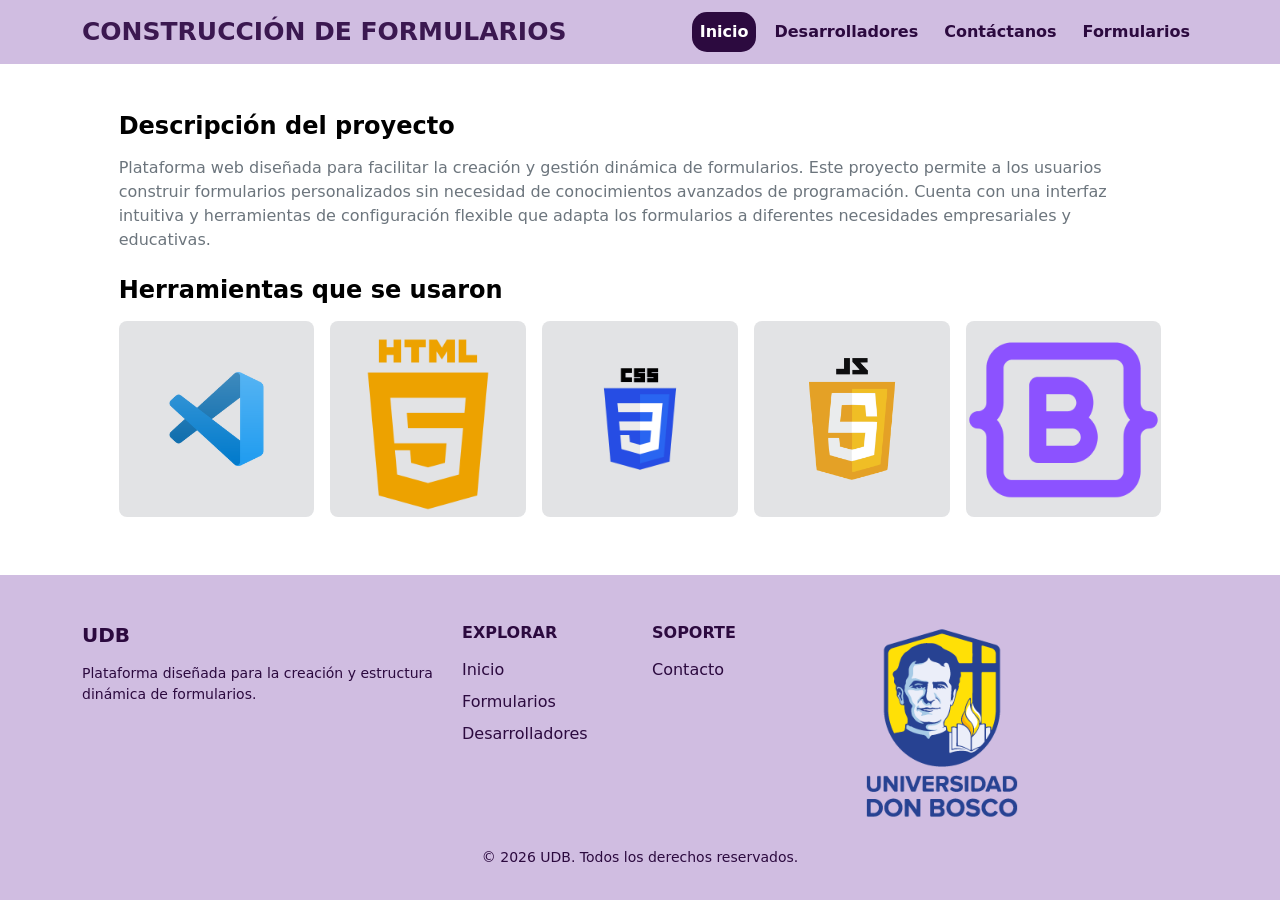
<file: index.html>
<!doctype html>
<html lang="es">
  <head>
    <meta charset="UTF-8" />
    <meta name="viewport" content="width=device-width, initial-scale=1.0" />
    <title>Construcción de formularios</title>
    <link
      href="https://cdn.jsdelivr.net/npm/bootstrap@5.3.3/dist/css/bootstrap.min.css"
      rel="stylesheet"
    />
    <link rel="stylesheet" href="css/estilo.css" />
  </head>
  <body class="d-flex flex-column min-vh-100">
        <!-- Menu de navegacion-->
    <nav id="mi-navbar" class="navbar navbar-expand-lg">
      <div class="container">
        <a class="navbar-brand" href="#">CONSTRUCCIÓN DE FORMULARIOS</a>
        <button
          class="navbar-toggler"
          type="button"
          data-bs-toggle="collapse"
          data-bs-target="#menuNavegacion"
          aria-controls="menuNavegacion"
          aria-expanded="false"
          aria-label="Toggle navigation"
        >
          <span class="navbar-toggler-icon"></span>
        </button>
        <div class="collapse navbar-collapse" id="menuNavegacion">
          <ul class="navbar-nav ms-auto mb-2 mb-lg-0">
            <li class="nav-item">
              <a class="nav-link active" href="index.html">Inicio</a>
            </li>
            <li class="nav-item">
              <a class="nav-link" href="Desarrolladores.html"
                >Desarrolladores</a
              >
            </li>
            <li class="nav-item">
              <a class="nav-link" href="Contactanos.html">Contáctanos</a>
            </li>
           

            <li class="nav-item">
              <a class="nav-link" href="Formularios.html">Formularios</a>
            </li>
          </ul>
        </div>
      </div>
    </nav>
    <!-- Seccion prinsipal del contenido de la pagina-->
    <section class="principal flex-grow-1">
      <div class="container-fluid my-5">
        <div class="row">

          <div class="col-10 offset-1">
            <!-- Descripcion del proyecto -->
            <div class="mb-4">
              <h2 class="fw-bold text-body-emphasis h4 mb-3">
                Descripción del proyecto
              </h2>
              <p class="text-secondary lh-base">
                Plataforma web diseñada para facilitar la creación y gestión dinámica de formularios. Este proyecto permite a los usuarios construir formularios personalizados sin necesidad de conocimientos avanzados de programación. Cuenta con una interfaz intuitiva y herramientas de configuración flexible que adapta los formularios a diferentes necesidades empresariales y educativas.
              </p>
            </div>

            <!-- Heramientas -->
            <div>
              <h2 class="fw-bold text-body-emphasis h4 mb-3">
                Herramientas que se usaron
              </h2>

              <div class="row row-cols-2 row-cols-sm-3 row-cols-md-5 g-3">
                <div class="col">
                  <div
                    class="bg-secondary-subtle rounded-3 p-3 d-flex align-items-center justify-content-center ratio ratio-1x1"
                  >
                    <img
                      src="img/vs-code.png"
                      class="img-fluid object-fit-contain"
                      alt="VS Code"
                    />
                  </div>
                </div>
                <div class="col">
                  <div
                    class="bg-secondary-subtle rounded-3 p-3 d-flex align-items-center justify-content-center ratio ratio-1x1"
                  >
                    <img
                      src="img/html.png"
                      class="img-fluid object-fit-contain"
                      alt="HTML5"
                    />
                  </div>
                </div>
                <div class="col">
                  <div
                    class="bg-secondary-subtle rounded-3 p-3 d-flex align-items-center justify-content-center ratio ratio-1x1"
                  >
                    <img
                      src="img/css.png"
                      class="img-fluid object-fit-contain"
                      alt="CSS3"
                    />
                  </div>
                </div>
                <div class="col">
                  <div
                    class="bg-secondary-subtle rounded-3 p-3 d-flex align-items-center justify-content-center ratio ratio-1x1"
                  >
                    <img
                      src="img/js.png"
                      class="img-fluid object-fit-contain"
                      alt="JavaScript"
                    />
                  </div>
                </div>
                <div class="col">
                  <div
                    class="bg-secondary-subtle rounded-3 p-3 d-flex align-items-center justify-content-center ratio ratio-1x1"
                  >
                    <img
                      src="img/bootstrap.png"
                      class="img-fluid object-fit-contain"
                      alt="Bootstrap"
                    />
                  </div>
                </div>
              </div>
            </div>
          </div>
        </div>
      </div>
    </section>
        <!-- Pie de pagina -->
    <footer class="mi-footer mt-auto">
      <div class="container">
        <div class="row g-4">
          <div class="col-12 col-md-4">
            <h5 class="fw-bold mb-3">UDB</h5>
            <p class="small">
              Plataforma diseñada para la creación y estructura dinámica de
              formularios.
            </p>
            <div class="d-flex gap-3">
              <a href="#"><i class="bi bi-instagram fs-5"></i></a>
              <a href="#"><i class="bi bi-twitter-x fs-5"></i></a>
              <a href="#"><i class="bi bi-github fs-5"></i></a>
            </div>
          </div>

          <div class="col-6 col-md-2">
            <h6 class="text-uppercase fw-semibold mb-3">Explorar</h6>
            <ul class="list-unstyled mb-0">
              <li class="mb-2"><a href="index.html">Inicio</a></li>
              <li class="mb-2"><a href="Formularios.html">Formularios</a></li>
              <li class="mb-2"><a href="Desarrolladores.html">Desarrolladores</a></li>
            </ul>
          </div>
          
            <div class="col-6 col-md-2">
            <h6 class="text-uppercase fw-semibold mb-3">Soporte</h6>
            <ul class="list-unstyled mb-0">
              <li class="mb-2"><a href="Contactanos.html">Contacto</a></li>
            </ul>
          </div>

          <div class="col-12 col-md-4">
            <img src="img/Logo_UDB.png" alt="Logo UDB" id="imagenFooter" />
          </div>
        </div>

        <div class="row align-items-center mt-4">
          <div class="col-12 text-center mb-2">
            <p class="small mb-0">
              &copy; 2026 UDB. Todos los derechos reservados.
            </p>
          </div>
        </div>
      </div>
    </footer>
    <script src="https://cdn.jsdelivr.net/npm/bootstrap@5.3.3/dist/js/bootstrap.bundle.min.js"></script>
  </body>
</html>
</file>
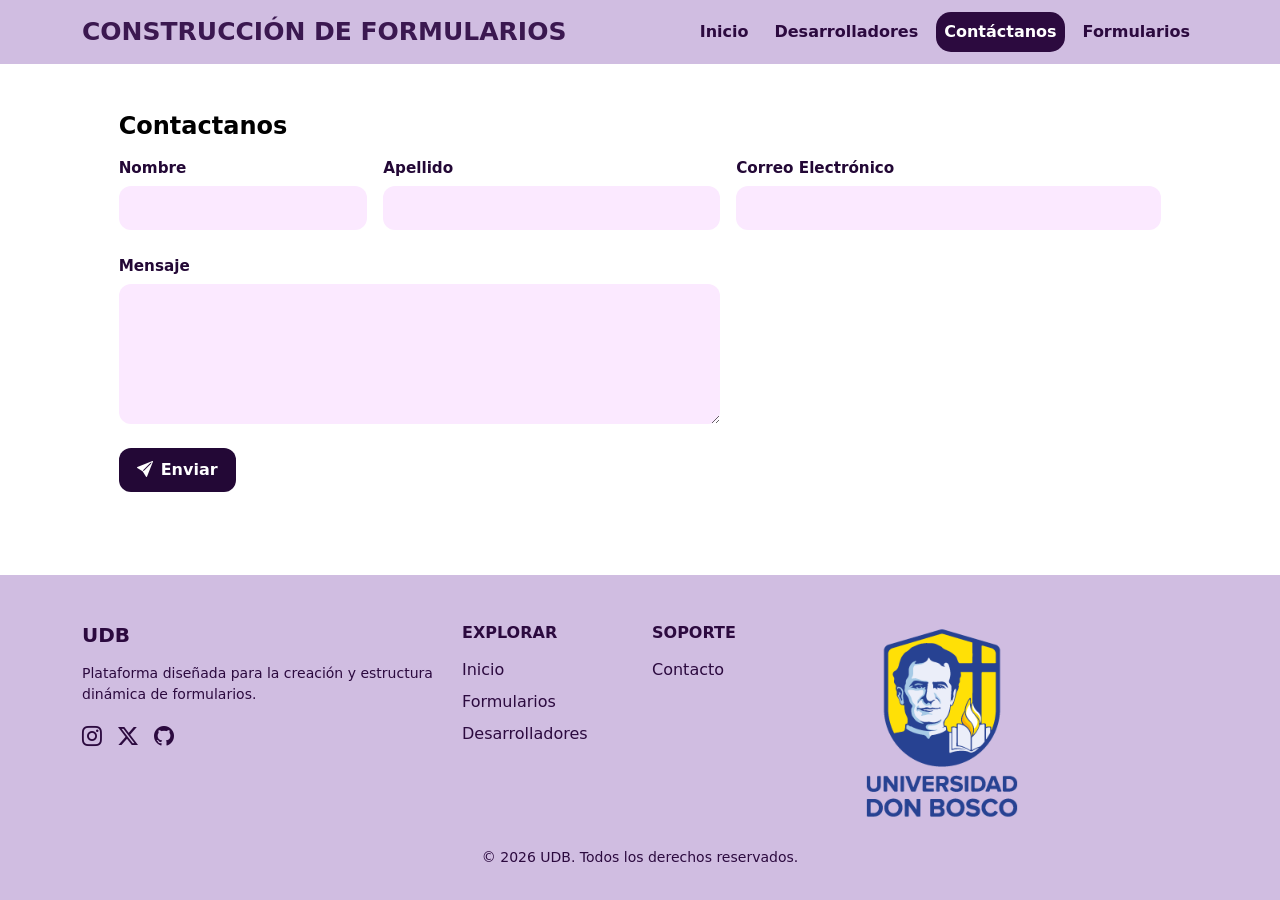
<file: Contactanos.html>
<!doctype html>
<html lang="es">
  <head>
    <meta charset="UTF-8" />
    <meta name="viewport" content="width=device-width, initial-scale=1.0" />
    <title>Construcción de formularios</title>
    <!-- Links de css y iconos de bootstrap -->
    <link
      href="https://cdn.jsdelivr.net/npm/bootstrap@5.3.3/dist/css/bootstrap.min.css"
      rel="stylesheet"
    />
    <link
      rel="stylesheet"
      href="https://cdn.jsdelivr.net/npm/bootstrap-icons@1.11.3/font/bootstrap-icons.min.css"
    />
    <link rel="stylesheet" href="css/estilo.css" />
    <link
      rel="stylesheet"
      href="https://fonts.googleapis.com/css2?family=Material+Symbols+Outlined:opsz,wght,FILL,GRAD@24,400,0,0&icon_names=add_circle"
    />
  </head>
  <body class="d-flex flex-column min-vh-100">
    <!-- menu de navegacion -->

    <nav id="mi-navbar" class="navbar navbar-expand-lg">
      <div class="container">
        <a class="navbar-brand" href="#">CONSTRUCCIÓN DE FORMULARIOS</a>

        <button
          class="navbar-toggler"
          type="button"
          data-bs-toggle="collapse"
          data-bs-target="#menuNavegacion"
          aria-controls="menuNavegacion"
          aria-expanded="false"
          aria-label="Toggle navigation"
        >
          <span class="navbar-toggler-icon"></span>
        </button>

        <div class="collapse navbar-collapse" id="menuNavegacion">
          <ul class="navbar-nav ms-auto mb-2 mb-lg-0">
            <li class="nav-item">
              <a class="nav-link" href="index.html">Inicio</a>
            </li>
            <li class="nav-item">
              <a class="nav-link" href="Desarrolladores.html"
                >Desarrolladores</a
              >
            </li>
            <li class="nav-item">
              <a class="nav-link active" href="Contactanos.html">Contáctanos</a>
            </li>
            

            <li class="nav-item">
              <a class="nav-link" href="Formularios.html">Formularios</a>
            </li>
          </ul>
        </div>
      </div>
    </nav>
    <!-- Seccion principal de la pagina -->

    <section class="principal flex-grow-1">
      <div class="container-fluid my-5">
        <div class="row">
          <div class="col-10 offset-1">
            <h2 class="fw-bold text-body-emphasis h4 mb-3">Contactanos</h2>

            <form class="formulario-contacto">
              <div class="row g-3 mb-4">
                <div class="col-md-3">
                  <label for="nombre" class="form-label">Nombre</label>
                  <input
                    type="text"
                    class="form-control campo-personalizado"
                    id="nombre"
                  />
                </div>
                <div class="col-md-4">
                  <label for="apellido" class="form-label">Apellido</label>
                  <input
                    type="text"
                    class="form-control campo-personalizado"
                    id="apellido"
                  />
                </div>
                <div class="col-md-5">
                  <label for="email" class="form-label"
                    >Correo Electrónico</label
                  >
                  <input
                    type="email"
                    class="form-control campo-personalizado"
                    id="email"
                  />
                </div>
              </div>
              <div class="row g-3 mb-4">
                <div class="col-md-7">
                  <label for="mensaje" class="form-label">Mensaje</label>
                  <textarea
                    class="form-control campo-personalizado"
                    id="mensaje"
                    rows="5"
                  ></textarea>
                </div>
              </div>

              <button type="submit" class="btn-enviar gap-2">
                <i class="bi bi-send-fill"></i> Enviar
              </button>
            </form>
          </div>
        </div>
      </div>
    </section>
    <!-- Pie de pagina -->
<footer class="mi-footer mt-auto">
      <div class="container">
        <div class="row g-4">
          <div class="col-12 col-md-4">
            <h5 class="fw-bold mb-3">UDB</h5>
            <p class="small">
              Plataforma diseñada para la creación y estructura dinámica de
              formularios.
            </p>
            <div class="d-flex gap-3">
              <a href="#"><i class="bi bi-instagram fs-5"></i></a>
              <a href="#"><i class="bi bi-twitter-x fs-5"></i></a>
              <a href="#"><i class="bi bi-github fs-5"></i></a>
            </div>
          </div>

          <div class="col-6 col-md-2">
            <h6 class="text-uppercase fw-semibold mb-3">Explorar</h6>
            <ul class="list-unstyled mb-0">
              <li class="mb-2"><a href="index.html">Inicio</a></li>
              <li class="mb-2"><a href="Formularios.html">Formularios</a></li>
              <li class="mb-2"><a href="Desarrolladores.html">Desarrolladores</a></li>
            </ul>
          </div>
          
            <div class="col-6 col-md-2">
            <h6 class="text-uppercase fw-semibold mb-3">Soporte</h6>
            <ul class="list-unstyled mb-0">
              <li class="mb-2"><a href="Contactanos.html">Contacto</a></li>
            </ul>
          </div>

          <div class="col-12 col-md-4">
            <img src="img/Logo_UDB.png" alt="Logo UDB" id="imagenFooter" />
          </div>
        </div>

        <div class="row align-items-center mt-4">
          <div class="col-12 text-center mb-2">
            <p class="small mb-0">
              &copy; 2026 UDB. Todos los derechos reservados.
            </p>
          </div>
        </div>
      </div>
    </footer>

    <script src="https://cdn.jsdelivr.net/npm/bootstrap@5.3.3/dist/js/bootstrap.bundle.min.js"></script>
  </body>
</html>
</file>
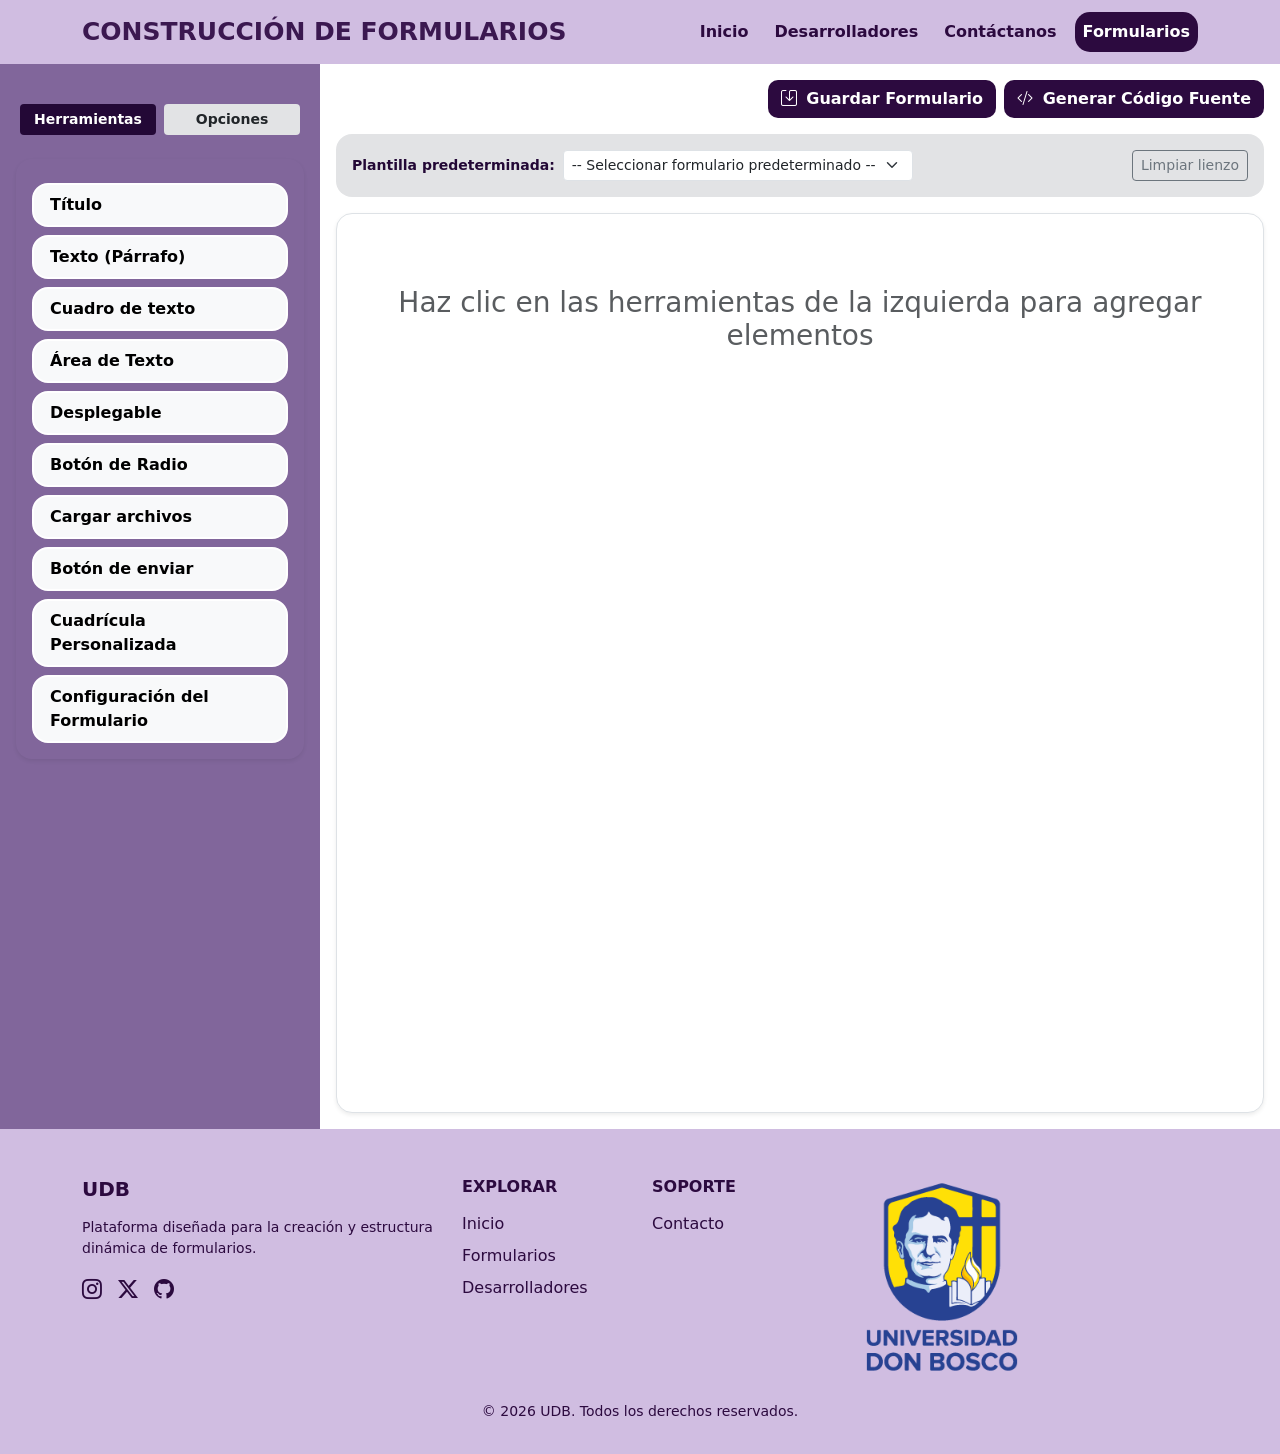
<file: CrearForms.html>
<!doctype html>
<html lang="es">
  <head>
    <meta charset="UTF-8" />
    <meta name="viewport" content="width=device-width, initial-scale=1.0" />
    <!-- Titulo de la pagina-->
    <title>Construcción de formularios</title>
    <link
      href="https://cdn.jsdelivr.net/npm/bootstrap@5.3.3/dist/css/bootstrap.min.css"
      rel="stylesheet"
    />
    <link
      rel="stylesheet"
      href="https://cdn.jsdelivr.net/npm/bootstrap-icons@1.11.3/font/bootstrap-icons.min.css"
    />
    <link rel="stylesheet" href="css/estilo.css" />
  </head>

  <body class="d-flex flex-column min-vh-100">
    <!-- Menu de navegacion -->
    <nav id="mi-navbar" class="navbar navbar-expand-lg">
      <div class="container">
        <a class="navbar-brand" href="#">CONSTRUCCIÓN DE FORMULARIOS</a>

        <button
          class="navbar-toggler"
          type="button"
          data-bs-toggle="collapse"
          data-bs-target="#menuNavegacion"
          aria-controls="menuNavegacion"
          aria-expanded="false"
          aria-label="Toggle navigation"
        >
          <span class="navbar-toggler-icon"></span>
        </button>

        <!-- Menu desplegable -->
        <div class="collapse navbar-collapse" id="menuNavegacion">
          <ul class="navbar-nav ms-auto mb-2 mb-lg-0">
            <li class="nav-item">
              <a class="nav-link" href="index.html">Inicio</a>
            </li>
            <li class="nav-item">
              <a class="nav-link" href="Desarrolladores.html">Desarrolladores</a>
            </li>
            <li class="nav-item">
              <a class="nav-link" href="Contactanos.html">Contáctanos</a>
            </li>
            
            <li class="nav-item">
              <a class="nav-link active" href="Formularios.html">Formularios</a>
            </li>
          </ul>
        </div>
      </div>
    </nav>

    <!-- Seccion del contenido prinsipal de la pagina -->
    <section class="principal flex-grow-1">
      <div class="container-fluid p-0 contenedor-builder">
        <div class="row g-0 min-vh-100">
          <!-- Panel lateral izquierdo de heramientas -->
          <div class="col-12 col-md-3 p-3" id="menuOpciones">
            <!-- Pestanas -->
            <div class="d-flex p-1 py-4 gap-2">
              <button
                type="button"
                id="tabHerramientas"
                class="btn btn-sm btn-pestana-activa fw-bold w-50"
              >
                Herramientas
              </button>

              <button
                type="button"
                id="tabOpciones"
                class="btn btn-sm text-dark bg-secondary-subtle fw-semibold w-50"
              >
                Opciones
              </button>
            </div>

            <!-- Heramientas disponibles -->
            <div
              id="panelHerramientas"
              class="panel-herramientas  rounded-4 p-3 shadow-sm"
            >
              <!-- Lista de botones de heramientas -->
              <div
                class="d-flex flex-column gap-2 mt-2"
                id="contenedorHerramientas"
              >
                <button
                  type="button"
                  class="btn btn-herramienta text-start py-2 px-3"
                  data-type="titulo"
                >
                  Título
                </button>

                <button
                  type="button"
                  class="btn btn-herramienta text-start py-2 px-3"
                  data-type="texto"
                >
                  Texto (Párrafo)
                </button>

                <button
                  type="button"
                  class="btn btn-herramienta text-start py-2 px-3"
                  data-type="input"
                >
                  Cuadro de texto
                </button>

                <button
                  type="button"
                  class="btn btn-herramienta text-start py-2 px-3"
                  data-type="textarea"
                >
                  Área de Texto
                </button>

                <button
                  type="button"
                  class="btn btn-herramienta text-start py-2 px-3"
                  data-type="select"
                >
                  Desplegable
                </button>

                <button
                  type="button"
                  class="btn btn-herramienta text-start py-2 px-3"
                  data-type="radio"
                >
                  Botón de Radio
                </button>

                <button
                  type="button"
                  class="btn btn-herramienta text-start py-2 px-3"
                  data-type="file"
                >
                  Cargar archivos
                </button>

                <button
                  type="button"
                  class="btn btn-herramienta text-start py-2 px-3"
                  data-type="submit"
                >
                  Botón de enviar
                </button>

                <button
                  type="button"
                  class="btn btn-herramienta text-start py-2 px-3"
                  data-type="grid_dinamico"
                >
                  Cuadrícula Personalizada
                </button>

                <!-- BOTÓN DE CONFIGURACIÓN DEL FORMULARIO -->
                <button
                  type="button"
                  class="btn btn-herramienta text-start py-2 px-3 "
                  data-type="configuracion_tema"
                >
                  Configuración del Formulario
                </button>
              </div>
            </div>

            <!-- Panel de opciones -->
            <div
              id="panelOpciones"
              class="panel-herramientas bg-secondary-subtle rounded-4 p-3 shadow-sm"
              hidden
            >
              <h6 class="fw-bold mb-3">Opciones del elemento</h6>

              <p id="mensajeOpciones" class="text-secondary small mb-0">
                Selecciona un elemento del formulario para configurar sus propiedades.
              </p>

              <div id="contenidoOpciones"></div>
            </div>
          </div>

          <!-- Area de trabajo -->
          <div class="col-12 col-md-9 p-3" id="areaTrabajo">
            <!-- BOTONES DE ACCIÓN (GUARDAR LOCALMENTE Y GENERAR CÓDIGO) -->
            <div class="d-flex justify-content-end gap-2 mb-3">
              <button type="button" id="btnGuardarLocal" class="btn btn-plantilla  fw-semibold">
                <i class="bi bi-save me-1"></i> Guardar Formulario
              </button>
              <button type="button" id="btnGenerarCodigo" class="btn btn-plantilla fw-semibold">
                <i class="bi bi-code-slash me-1"></i> Generar Código Fuente
              </button>
            </div>

            <div id="barraPlantillas" class="mb-3"></div>

            <div
              id="lienzoFormulario"
              class="p-4 bg-white border rounded-4 shadow-sm min-vh-100"
            >
              <h3 class="text-muted text-center my-5" id="mensajeVacio">
                Haz clic en las herramientas de la izquierda para agregar
                elementos
              </h3>

              <form id="formGenerado" class="d-flex flex-column gap-3"></form>
            </div>
          </div>
        </div>
      </div>
    </section>

    <!-- MODAL PARA MOSTRAR Y COPIAR EL CÓDIGO FUENTE GENERADO -->
    <div class="modal fade" id="modalCodigo" tabindex="-1" aria-labelledby="modalCodigoLabel" aria-hidden="true">
      <div class="modal-dialog modal-lg">
        <div class="modal-content">
          <div class="modal-header">
            <h5 class="modal-title fw-bold" id="modalCodigoLabel">Código Fuente de tu Formulario</h5>
            <button type="button" class="btn-close" data-bs-dismiss="modal" aria-label="Close"></button>
          </div>
          <div class="modal-body">
            <p class="small text-secondary mb-2">
              Copia este código y pégalo directamente en tu sitio web. Recuerda incluir la CDN de Bootstrap si tu página no la tiene.
            </p>
            <textarea id="txtCodigoFuente" class="form-control font-monospace bg-light" rows="12" readonly></textarea>
          </div>
          <div class="modal-footer">
            <button type="button" class="btn btn-secondary" data-bs-dismiss="modal">Cerrar</button>
            <button type="button" id="btnCopiarCodigo" class="btn btn-primary">
              <i class="bi bi-clipboard me-1"></i> Copiar Código
            </button>
          </div>
        </div>
      </div>
    </div>

    <!-- Pie de pagina -->
    <footer class="mi-footer mt-auto">
      <div class="container">
        <div class="row g-4">
          <div class="col-12 col-md-4">
            <h5 class="fw-bold mb-3">UDB</h5>
            <p class="small">
              Plataforma diseñada para la creación y estructura dinámica de
              formularios.
            </p>
            <div class="d-flex gap-3">
              <a href="#"><i class="bi bi-instagram fs-5"></i></a>
              <a href="#"><i class="bi bi-twitter-x fs-5"></i></a>
              <a href="#"><i class="bi bi-github fs-5"></i></a>
            </div>
          </div>

          <div class="col-6 col-md-2">
            <h6 class="text-uppercase fw-semibold mb-3">Explorar</h6>
            <ul class="list-unstyled mb-0">
              <li class="mb-2"><a href="index.html">Inicio</a></li>
              <li class="mb-2"><a href="Formularios.html">Formularios</a></li>
              <li class="mb-2"><a href="Desarrolladores.html">Desarrolladores</a></li>
            </ul>
          </div>
          
            <div class="col-6 col-md-2">
            <h6 class="text-uppercase fw-semibold mb-3">Soporte</h6>
            <ul class="list-unstyled mb-0">
              <li class="mb-2"><a href="Contactanos.html">Contacto</a></li>
            </ul>
          </div>

          <div class="col-12 col-md-4">
            <img src="img/Logo_UDB.png" alt="Logo UDB" id="imagenFooter" />
          </div>
        </div>

        <div class="row align-items-center mt-4">
          <div class="col-12 text-center mb-2">
            <p class="small mb-0">
              &copy; 2026 UDB. Todos los derechos reservados.
            </p>
          </div>
        </div>
      </div>
    </footer>

    <!-- links de js y bootstrap -->
    <script src="https://cdn.jsdelivr.net/npm/bootstrap@5.3.3/dist/js/bootstrap.bundle.min.js"></script>
    <script src="js/forms.js"></script>
    <script src="js/archivo.js"></script>
  </body>
</html>
</file>
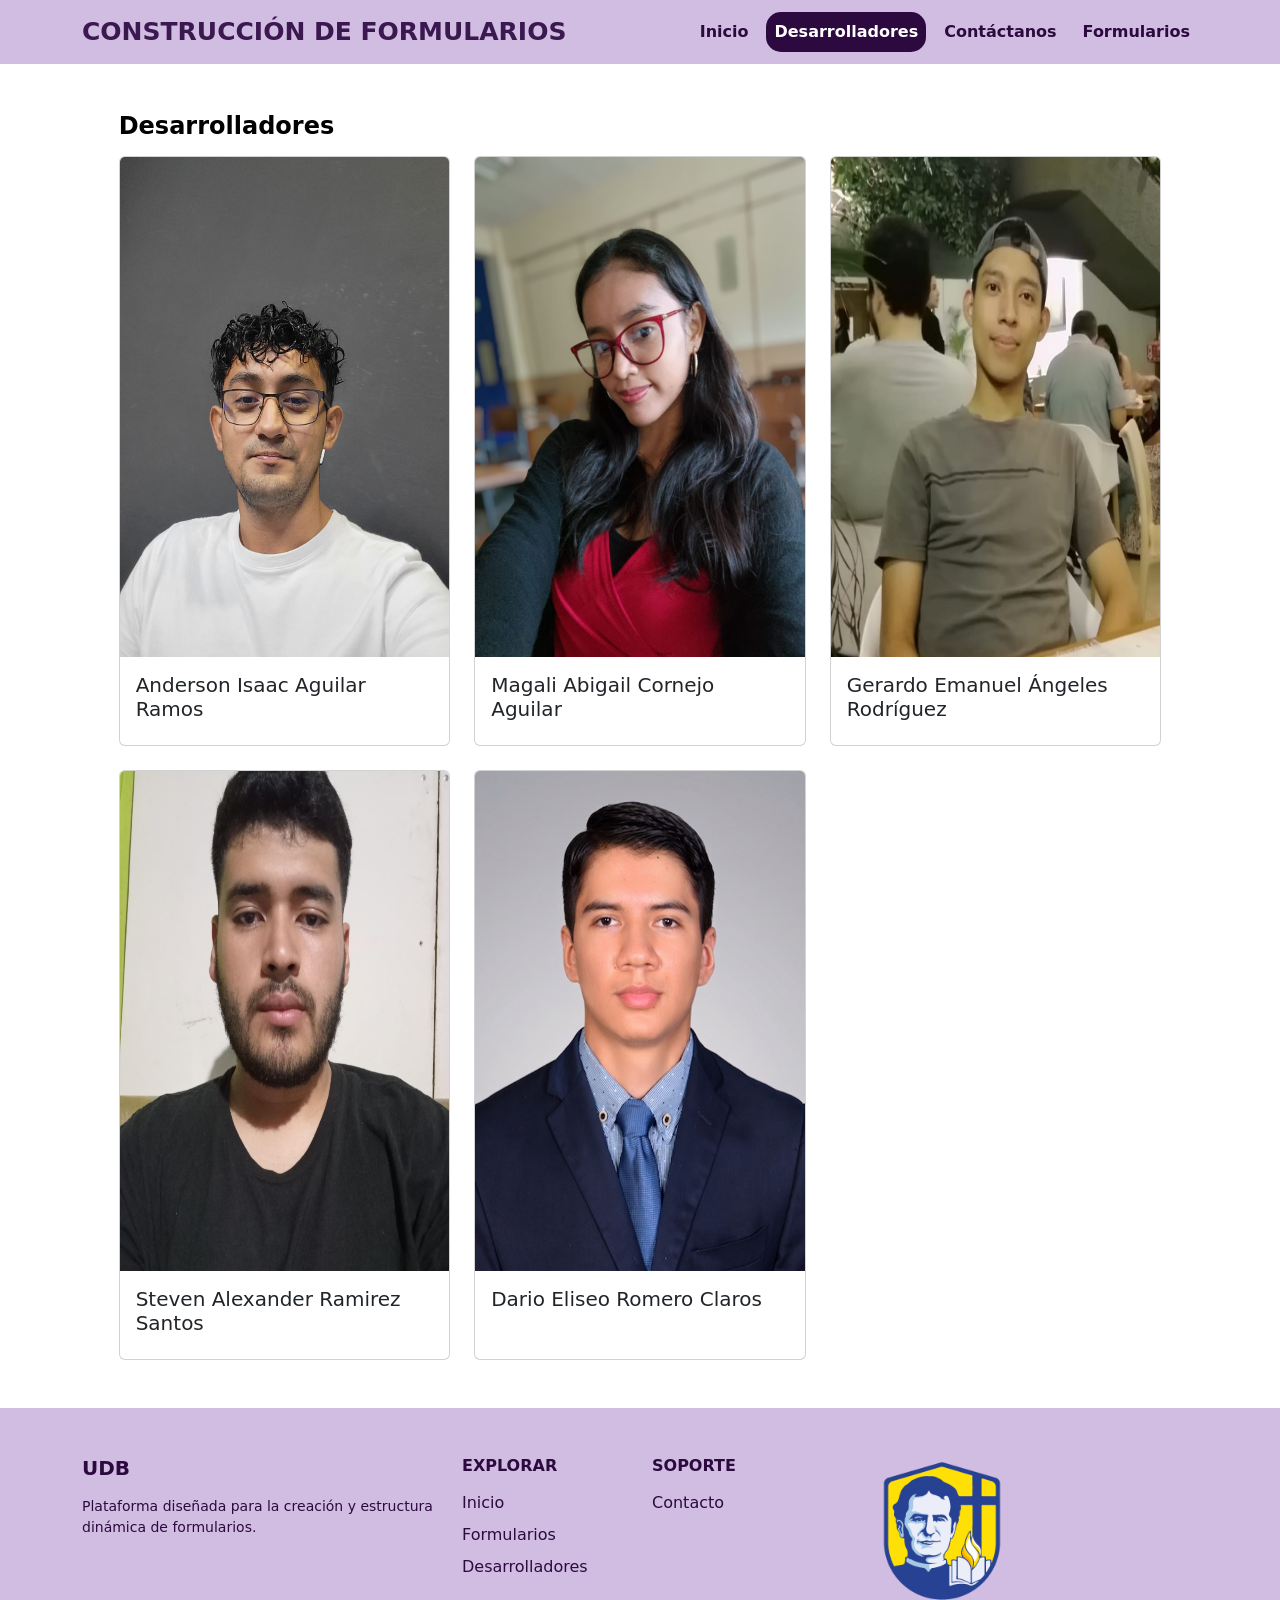
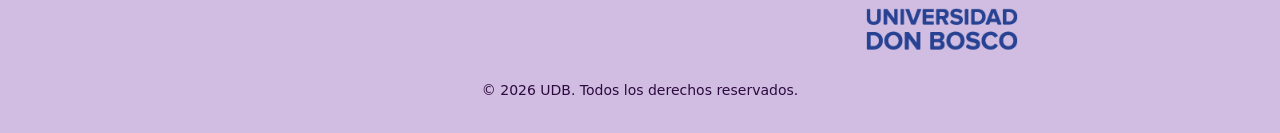
<file: Desarrolladores.html>
<!doctype html>
<html lang="es">
  <head>
    <meta charset="UTF-8" />
    <meta name="viewport" content="width=device-width, initial-scale=1.0" />
    <title>Construcción de formularios</title>
    <link
      href="https://cdn.jsdelivr.net/npm/bootstrap@5.3.3/dist/css/bootstrap.min.css"
      rel="stylesheet"
    />
    <link rel="stylesheet" href="css/estilo.css" />
  </head>
  <body class="d-flex flex-column min-vh-100">
    <nav id="mi-navbar" class="navbar navbar-expand-lg">
      <div class="container">
        <a class="navbar-brand" href="#">CONSTRUCCIÓN DE FORMULARIOS</a>
        <button
          class="navbar-toggler"
          type="button"
          data-bs-toggle="collapse"
          data-bs-target="#menuNavegacion"
          aria-controls="menuNavegacion"
          aria-expanded="false"
          aria-label="Toggle navigation"
        >
          <span class="navbar-toggler-icon"></span>
        </button>
        <div class="collapse navbar-collapse" id="menuNavegacion">
          <ul class="navbar-nav ms-auto mb-2 mb-lg-0">
            <li class="nav-item">
              <a class="nav-link" href="index.html">Inicio</a>
            </li>
            <li class="nav-item">
              <a class="nav-link active" href="Desarrolladores.html"
                >Desarrolladores</a
              >
            </li>
            <li class="nav-item">
              <a class="nav-link" href="Contactanos.html">Contáctanos</a>
            </li>
            
            <li class="nav-item">
              <a class="nav-link" href="Formularios.html">Formularios</a>
            </li>
          </ul>
        </div>
      </div>
    </nav>
    <section class="principal flex-grow-1">
      <div class="container-fluid my-5">
        <div class="row">
          <div class="col-10 offset-1">
            <div>
              <h2 class="fw-bold text-body-emphasis h4 mb-3">
                Desarrolladores
              </h2>

              <div class="row row-cols-1 row-cols-md-3 g-4">
                <div class="col">
                  <div class="card h-100">
                    <img src="img/Anderson.jpeg" class="card-img-top" alt="imagendev1" width="10" height="500px" />
                    <div class="card-body">
                      <h5 class="card-title">Anderson Isaac Aguilar Ramos</h5>
                    </div>
                  </div>
                </div>
                <div class="col">
                  <div class="card h-100">
                    <img src="img/Abi.jpeg" class="card-img-top" alt="imagendev2" width="10" height="500px" />
                    <div class="card-body">
                      <h5 class="card-title">Magali Abigail Cornejo Aguilar</h5>
                    </div>
                  </div>
                </div>
                <div class="col">
                  <div class="card h-100">
                    <img src="img/Enmanuel.jpeg" class="card-img-top" alt="imagendev3" width="10" height="500px" />
                    <div class="card-body">
                      <h5 class="card-title">Gerardo Emanuel Ángeles Rodríguez</h5>
                    </div>
                  </div>
                </div>
              </div>
              <br>
              <div class="row row-cols-1 row-cols-md-3 g-4">
                <div class="col">
                  <div class="card h-100">
                    <img src="img/Steven.jpeg" class="card-img-top" alt="imagendev4" width="10" height="500px" />
                    <div class="card-body">
                      <h5 class="card-title">Steven Alexander Ramirez Santos</h5>
                    </div>
                  </div>
                </div>
                <div class="col">
                  <div class="card h-100">
                    <img src="img/Dario.jpeg" class="card-img-top" alt="imagendev5" width="10" height="500px" />
                    <div class="card-body">
                      <h5 class="card-title">Dario Eliseo Romero Claros</h5>
                    </div>
                  </div>
                </div>
              </div>
            </div>
          </div>
        </div>
      </div>
    </section>
        <!-- Pie de pagina -->
<footer class="mi-footer mt-auto">
      <div class="container">
        <div class="row g-4">
          <div class="col-12 col-md-4">
            <h5 class="fw-bold mb-3">UDB</h5>
            <p class="small">
              Plataforma diseñada para la creación y estructura dinámica de
              formularios.
            </p>
            <div class="d-flex gap-3">
              <a href="#"><i class="bi bi-instagram fs-5"></i></a>
              <a href="#"><i class="bi bi-twitter-x fs-5"></i></a>
              <a href="#"><i class="bi bi-github fs-5"></i></a>
            </div>
          </div>

          <div class="col-6 col-md-2">
            <h6 class="text-uppercase fw-semibold mb-3">Explorar</h6>
            <ul class="list-unstyled mb-0">
              <li class="mb-2"><a href="index.html">Inicio</a></li>
              <li class="mb-2"><a href="Formularios.html">Formularios</a></li>
              <li class="mb-2"><a href="Desarrolladores.html">Desarrolladores</a></li>
            </ul>
          </div>
          
            <div class="col-6 col-md-2">
            <h6 class="text-uppercase fw-semibold mb-3">Soporte</h6>
            <ul class="list-unstyled mb-0">
              <li class="mb-2"><a href="Contactanos.html">Contacto</a></li>
            </ul>
          </div>

          <div class="col-12 col-md-4">
            <img src="img/Logo_UDB.png" alt="Logo UDB" id="imagenFooter" />
          </div>
        </div>

        <div class="row align-items-center mt-4">
          <div class="col-12 text-center mb-2">
            <p class="small mb-0">
              &copy; 2026 UDB. Todos los derechos reservados.
            </p>
          </div>
        </div>
      </div>
    </footer>

    <!-- JS de Bootstrap -->
    <script src="https://cdn.jsdelivr.net/npm/bootstrap@5.3.3/dist/js/bootstrap.bundle.min.js"></script>
  </body>
</html>
</file>
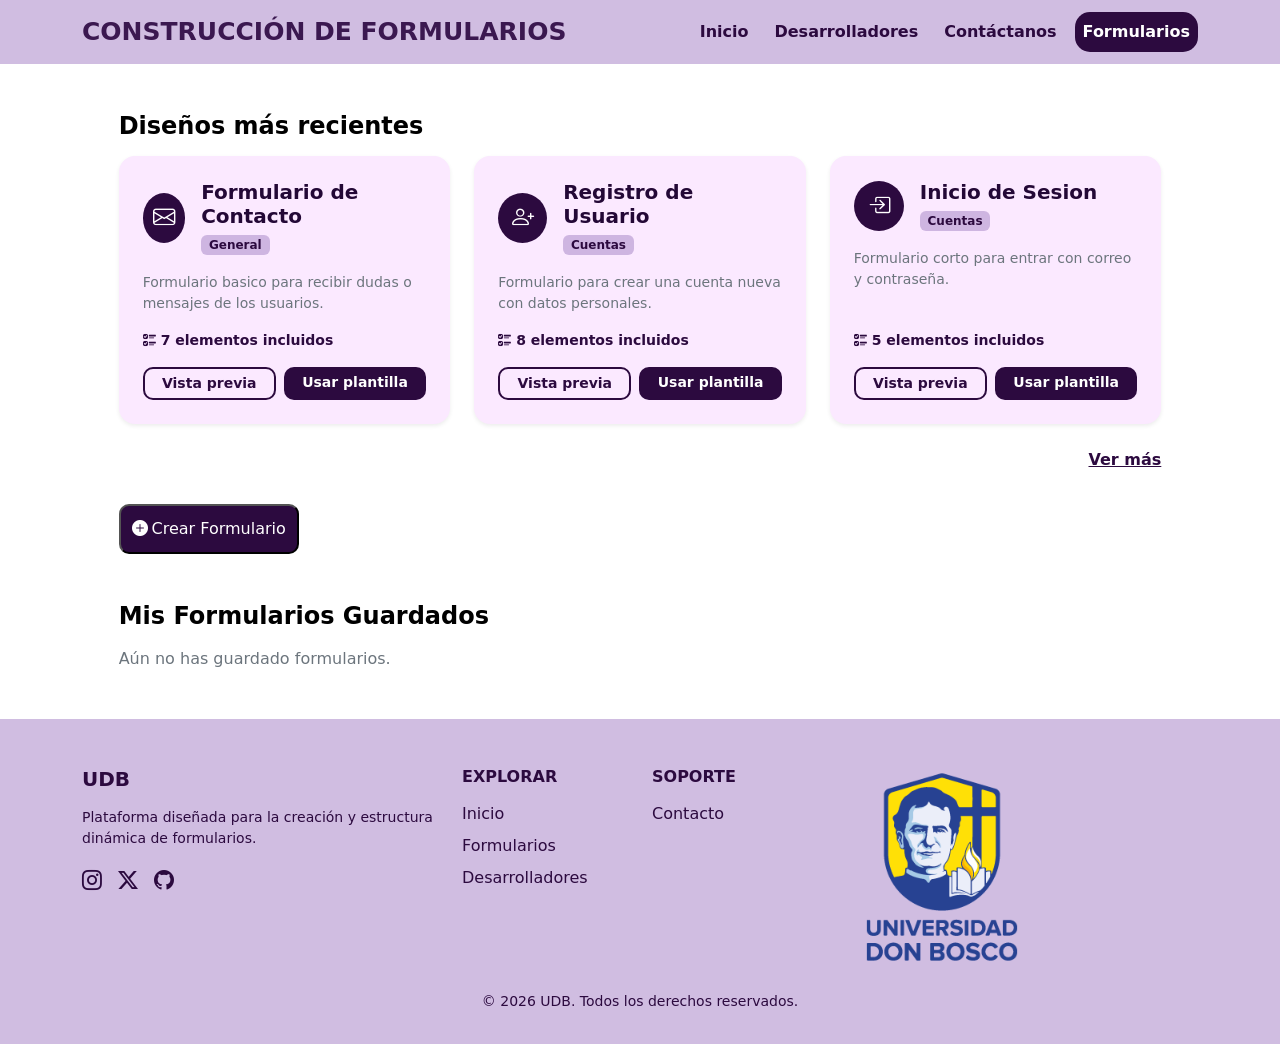
<file: Formularios.html>
<!doctype html>
<html lang="es">
  <head>
    <meta charset="UTF-8" />
    <meta name="viewport" content="width=device-width, initial-scale=1.0" />
    <!-- Titulo de la pagina -->
    <title>Construcción de formularios</title>

    <!-- Enlaces de Disño y Iconos-->
    <link
      href="https://cdn.jsdelivr.net/npm/bootstrap@5.3.3/dist/css/bootstrap.min.css"
      rel="stylesheet"
    />
    <link
      rel="stylesheet"
      href="https://cdn.jsdelivr.net/npm/bootstrap-icons@1.11.3/font/bootstrap-icons.min.css"
    />
    <link rel="stylesheet" href="css/estilo.css" />
  </head>
  <body class="d-flex flex-column min-vh-100">
    <!-- Menu de navegacion -->
    <nav id="mi-navbar" class="navbar navbar-expand-lg">
      <div class="container">
        <a class="navbar-brand" href="#">CONSTRUCCIÓN DE FORMULARIOS</a>
        <button
          class="navbar-toggler"
          type="button"
          data-bs-toggle="collapse"
          data-bs-target="#menuNavegacion"
          aria-controls="menuNavegacion"
          aria-expanded="false"
          aria-label="Toggle navigation"
        >
          <span class="navbar-toggler-icon"></span>
        </button>

        <!-- Menu Desplegable -->
        <div class="collapse navbar-collapse" id="menuNavegacion">
          <ul class="navbar-nav ms-auto mb-2 mb-lg-0">
            <li class="nav-item">
              <a class="nav-link" href="index.html">Inicio</a>
            </li>
            <li class="nav-item">
              <a class="nav-link" href="Desarrolladores.html">Desarrolladores</a>
            </li>
            <li class="nav-item">
              <a class="nav-link" href="Contactanos.html">Contáctanos</a>
            </li>
            <li class="nav-item">
              <a class="nav-link active" href="Formularios.html">Formularios</a>
            </li>
          </ul>
        </div>
      </div>
    </nav>

    <!-- Contenido principal de la pagina -->
    <section class="principal flex-grow-1">
      <div class="container-fluid my-5">
        <div class="row">
          <div class="col-10 offset-1">
            
            <!-- SECCIÓN 1: DISEÑOS MÁS RECIENTES (Predeterminados) -->
            <div class="mb-5">
              <h2 class="fw-bold text-body-emphasis h4 mb-3">
                Diseños más recientes
              </h2>
              <div id="contenedorFormularios" class="row row-cols-1 row-cols-md-2 row-cols-lg-3 g-4">
                <!-- Aquí se cargan las plantillas predeterminadas -->
              </div>
              <div class="d-flex mt-4 justify-content-end">
                <a href="#" id="verMas" class="fw-semibold">Ver más</a>
              </div>
              <button class="add-forms">
                <a href="CrearForms.html"><i class="bi bi-plus-circle-fill me-1"></i>Crear Formulario</a>
              </button>
            </div>

            <!-- SECCIÓN 2: MIS FORMULARIOS GUARDADOS LOCALMENTE -->
            <div>
              <h2 class="fw-bold text-body-emphasis h4 mb-3">
                Mis Formularios Guardados
              </h2>
              <div id="contenedorFormulariosGuardados" class="row row-cols-1 row-cols-md-2 row-cols-lg-3 g-4">
                <!-- Aquí se inyectarán de forma dinámica los formularios creados por el usuario -->
              </div>
            </div>

          </div>
        </div>
      </div>

      <!-- Modal para mostrar la vista previa de los formularios -->
      <div
        class="modal fade"
        id="modalVistaPrevia"
        tabindex="-1"
        aria-labelledby="tituloModalPrevia"
        aria-hidden="true"
      >
        <div class="modal-dialog modal-dialog-centered modal-dialog-scrollable modal-lg">
          <div class="modal-content">
            <div class="modal-header">
              <h5 class="modal-title fw-bold" id="tituloModalPrevia" style="color: #230836;">
                Vista previa del formulario
              </h5>
              <button
                type="button"
                class="btn-close"
                data-bs-dismiss="modal"
                aria-label="Cerrar"
              ></button>
            </div>
            <div class="modal-body" id="cuerpoModalPrevia"></div>
            <div class="modal-footer">
              <button
                type="button"
                class="btn btn-secondary"
                data-bs-dismiss="modal"
              >
                Cerrar
              </button>
              <a
                href="CrearForms.html"
                id="enlaceUsarPlantillaModal"
                class="btn btn-plantilla"
              >
                <i class="bi bi-pencil-square me-1"></i>Usar esta plantilla
              </a>
            </div>
          </div>
        </div>
      </div>
    </section>

    <!-- Pie de pagina -->
<footer class="mi-footer mt-auto">
      <div class="container">
        <div class="row g-4">
          <div class="col-12 col-md-4">
            <h5 class="fw-bold mb-3">UDB</h5>
            <p class="small">
              Plataforma diseñada para la creación y estructura dinámica de
              formularios.
            </p>
            <div class="d-flex gap-3">
              <a href="#"><i class="bi bi-instagram fs-5"></i></a>
              <a href="#"><i class="bi bi-twitter-x fs-5"></i></a>
              <a href="#"><i class="bi bi-github fs-5"></i></a>
            </div>
          </div>

          <div class="col-6 col-md-2">
            <h6 class="text-uppercase fw-semibold mb-3">Explorar</h6>
            <ul class="list-unstyled mb-0">
              <li class="mb-2"><a href="index.html">Inicio</a></li>
              <li class="mb-2"><a href="Formularios.html">Formularios</a></li>
              <li class="mb-2"><a href="Desarrolladores.html">Desarrolladores</a></li>
            </ul>
          </div>
          
            <div class="col-6 col-md-2">
            <h6 class="text-uppercase fw-semibold mb-3">Soporte</h6>
            <ul class="list-unstyled mb-0">
              <li class="mb-2"><a href="Contactanos.html">Contacto</a></li>
            </ul>
          </div>

          <div class="col-12 col-md-4">
            <img src="img/Logo_UDB.png" alt="Logo UDB" id="imagenFooter" />
          </div>
        </div>

        <div class="row align-items-center mt-4">
          <div class="col-12 text-center mb-2">
            <p class="small mb-0">
              &copy; 2026 UDB. Todos los derechos reservados.
            </p>
          </div>
        </div>
      </div>
    </footer>

    <!-- links de js y bootstrap -->
    <script src="https://cdn.jsdelivr.net/npm/bootstrap@5.3.3/dist/js/bootstrap.bundle.min.js"></script>
    <script src="js/archivo.js"></script>
  </body>
</html>
</file>
<file: css/estilo.css>
/* Fondo de todo el menu */
#mi-navbar {
  background-color: rgba(181, 151, 208, 0.63);
}

/* Color del texto del Logo/Marca */
#mi-navbar .navbar-brand {
  color: #3b1850;
  font-size: 35px;
  font-weight: bold;
}

/* Color de los enlases */
#mi-navbar .nav-link {
  color: #2C0A3F;
  border-radius: 15px;
  font-weight: bold;
  margin-left: 10px;
}

/* Color al pasar el cursor sobre los enlases */
#mi-navbar .nav-link:hover {
  background-color: #2C0A3F;
  color: #FFF;
}

/* Color del enlase activo */
#mi-navbar .nav-link.active {
  color: #FFF;
  background-color: #2C0A3F;
  font-weight: bold;
}

#mi-navbar .navbar-toggler {
  border-color: #3b1850;
}

#mi-navbar .navbar-toggler-icon {
  background-image: url("data:image/svg+xml,%3csvg xmlns='http://www.w3.org/2000/svg' viewBox='0 0 30 30'%3e%3cpath stroke='rgba%28255, 255, 255, 0.8%29' stroke-linecap='round' stroke-miterlimit='10' stroke-width='2' d='M4 7h22M4 15h22M4 23h22'/%3e%3c/svg%3e");
}

#mi-navbar .navbar-toggler:not(.collapsed) {
  background-color: #2C0A3F;
}

/* Tamaño normal para pantallas grandes */
#mi-navbar .navbar-brand {
  font-size: 25px;
  font-weight: bold;
}

/* Tamaño adapativo para celulares (pantallas menores a 768px) */
@media (max-width: 768px) {
  #mi-navbar .navbar-brand {
    font-size: 14px;
    white-space: normal;
    /* Permite que si el texto es largo de un salto de linea limpio */
  }
}

#principal {
  align-items: center;
}

/* Estilos prinsipales del Footer */
.mi-footer {
  background-color: rgba(181, 151, 208, 0.63);
  color: #2C0A3F;
  padding-top: 3rem;
  padding-bottom: 1.5rem;
}

.mi-footer h5,
.mi-footer h6 {
  color: #2C0A3F;
  font-weight: 600;
}

/* Estilo para los enlaces del menu */
.mi-footer a {
  color: #2C0A3F;
  text-decoration: none;
  transition: color 0.3s ease;
}

/* Efecto al pasar el mouse sobre los enlases */
.mi-footer a:hover {
  color: #ffffff;
}

.mi-footer .text-secondary {
  color: #a0a0a0 !important;
}

button.btn-crear#btnC {
  background-color: #230836;
  color: #e2e2e2;
  border: none;
  border-radius: 12px;
  padding: 10px 16px;
  font-weight: 700;
  font-size: 0.95rem;
  transition: opacity 0.2s ease, transform 0.1s ease;
}

button.btn-crear#btnC:hover {
  opacity: 0.9;
}

button.btn-crear#btnC:active {
  transform: scale(0.98);
}


/*PARTE DEL FORM*/
/* Titulo y etiquetas */
.titulo-formulario,
.formulario-contacto .form-label {
  color: #230836;
  font-weight: 700;
}

.formulario-contacto .form-label {
  margin-bottom: 6px;
  font-size: 0.95rem;
}

/* Estilo para los Inputs y Textarea */
.campo-personalizado {
  background-color: #fbe9ff !important;
  border: none !important;
  border-radius: 12px !important;
  padding: 10px 14px;
}

.campo-personalizado:focus {
  background-color: #fff3fd !important;
  box-shadow: none !important;
}

.btn-enviar {
  background-color: #230836;
  color: #ffffff;
  border: none;
  border-radius: 12px;
  padding: 10px 18px;
  font-weight: 700;
  font-size: 1rem;
  display: inline-flex;
  align-items: center;
  cursor: pointer;
  transition: opacity 0.2s ease;
}

.btn-enviar:hover {
  opacity: 0.9;
}

.aColor {
  color: #e2e8f0 !important;
}


/*-------------------------------------------------------------CREAR FORMS---------------------------------------------------*/
/*---------------------------------------------------------------------------------------------------------------------------*/

#menuOpciones{
  background-color: rgba(56, 14, 97, 0.63);}

/* Boton de la pestaña activa */
.btn-pestana-activa,
.btn-pestana-activa:hover,
.btn-pestana-activa:focus {
  background-color: #230836 !important;
  color: #ffffff !important;
}

/* Botones laterales de heramientas */
.btn-herramienta {
  background-color: #f8f9fa;
  color: #000000;
  font-weight: 700;
  border: 2px solid #ffffff;
  border-radius: 16px;
  transition: transform 0.15s ease, background-color 0.15s ease;
}

/* Efecto al pasar el cursor por las heramientas */
.btn-herramienta:hover {
  background-color: #e2e8f0;
  transform: translateX(3px);
}
#imagenFooter{
  width: 200px;
  height: 200px;
}

.diseño_form{
  background-color: rgba(244, 234, 254, 0.63);;
  width: 400px;
  height: 200px;
}
#verMas{
  color: #2C0A3F;
}
.add-forms{
  margin-top: 2rem;
  width: 180px;
  height: 50px;
  border-radius: 10px;
  background-color: #2C0A3F;
  color: #fff;
}
.add-forms a{
  color: #fff;
  font-style: none;
  text-decoration: none;
}

.elemento-form {
  transition: all 0.2s ease-in-out;
  background-color: #fdfdfd;
}

.elemento-form:hover {
  border-color: #0d6efd !important;
  box-shadow: 0 4px 8px rgba(0, 0, 0, 0.05);
}

[contenteditable="true"]:focus {
  outline: 2px dashed #0d6efd;
  padding: 2px 4px;
  border-radius: 4px;
}

/* Panel de opciones del creador de fomularios */


#panelOpciones[hidden] {
  display: none !important;
}

#panelOpciones:not([hidden]) {
  display: block;
}

#contenidoOpciones .form-label {
  color: #230836;
  font-weight: 600;
  font-size: 0.9rem;
}

#contenidoOpciones .form-control,
#contenidoOpciones .form-select {
  border-radius: 8px;
}

#contenidoOpciones .grupo-opcion {
  background-color: #ffffff;
  border: 1px solid #ded5e8;
  border-radius: 10px;
  padding: 12px;
  margin-bottom: 12px;
}

.elemento-form.seleccionado > div {
  border: 2px solid #6f42c1 !important;
  box-shadow: 0 0 0 3px rgba(111, 66, 193, 0.12);
}


/*-------------------------------------------------------------PLANTILLAS---------------------------------------------------*/
/*---------------------------------------------------------------------------------------------------------------------------*/

/* Tarjetas de los fomularios predeteminados */
.tarjeta-plantilla {
  border: none;
  border-radius: 16px;
  background-color: #fbe9ff;
  transition: transform 0.15s ease;
}

.tarjeta-plantilla:hover {
  transform: translateY(-4px);
}

/* Icono de cada platilla */
.icono-plantilla {
  display: flex;
  align-items: center;
  justify-content: center;
  width: 50px;
  height: 50px;
  border-radius: 50%;
  background-color: #2C0A3F;
  color: #ffffff;
  font-size: 1.4rem;
}

.etiqueta-categoria {
  background-color: rgba(181, 151, 208, 0.63);
  color: #2C0A3F;
  font-weight: 600;
}

/* Botones de las platillas */
.btn-plantilla {
  background-color: #2C0A3F;
  color: #ffffff;
  border-radius: 10px;
  font-weight: 600;
}
#editando{
  background-color: #2C0A3F !important;
  color: #ffffff;
  border-radius: 10px;
  font-weight: 600;
  height: 25px;
  width: 200px;
  text-align: center !important;
}
.btn-plantilla:hover {
  background-color: #4c1163;
  color: #ffffff;
}

.btn-plantilla-borde {
  border: 2px solid #2C0A3F;
  color: #2C0A3F;
  border-radius: 10px;
  font-weight: 600;
  background-color: transparent;
}

.btn-plantilla-borde:hover {
  background-color: #2C0A3F;
  color: #ffffff;
}
</file>
